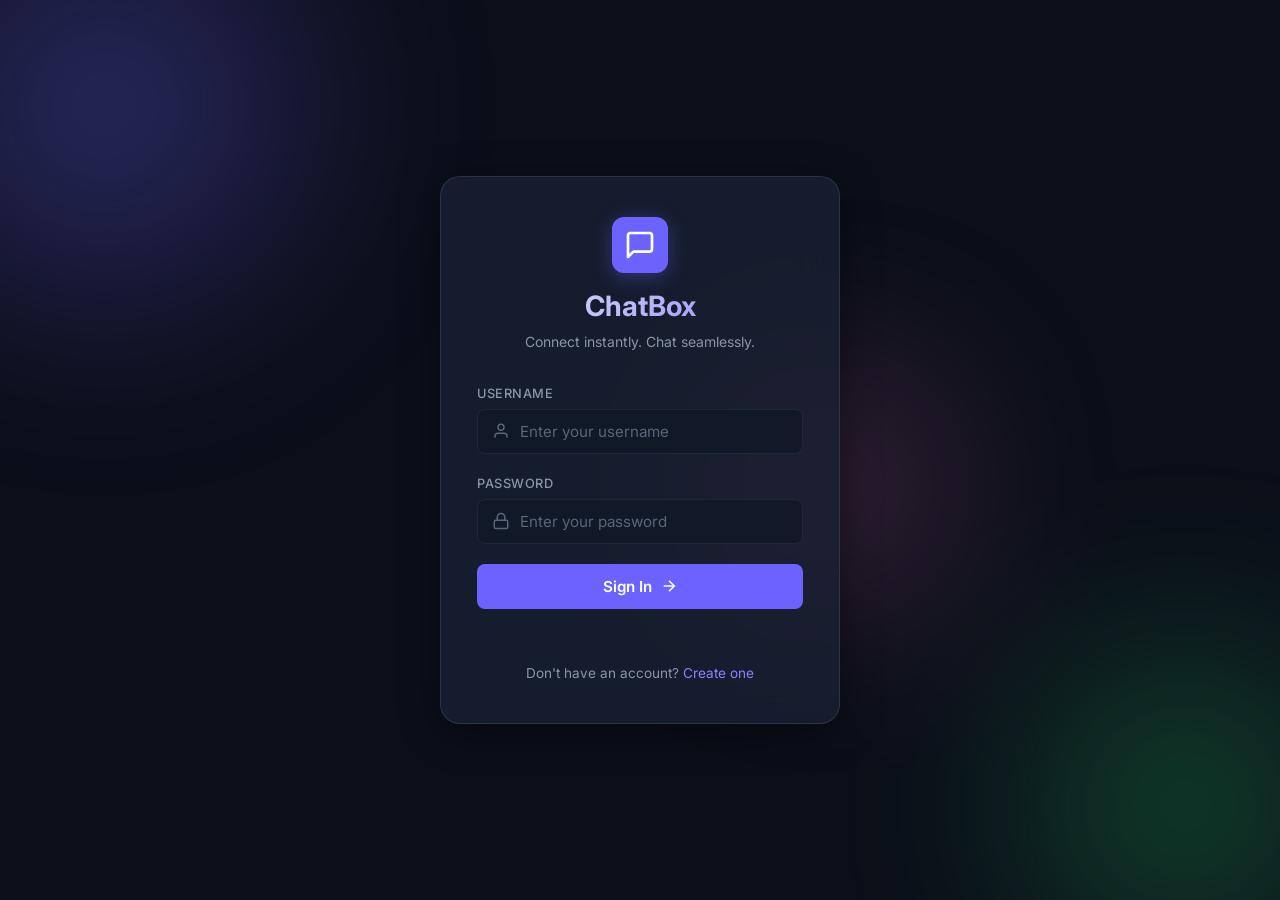
<file: frontend/index.html>
<!DOCTYPE html>
<html lang="en">

<head>
    <meta charset="UTF-8">
    <meta name="viewport" content="width=device-width, initial-scale=1.0">
    <title>ChatBox — Sign In</title>
    <meta name="description"
        content="ChatBox — A modern real-time messaging application. Sign in or create an account to start chatting.">
    <link rel="preconnect" href="https://fonts.googleapis.com">
    <link rel="preconnect" href="https://fonts.gstatic.com" crossorigin>
    <link href="https://fonts.googleapis.com/css2?family=Inter:wght@300;400;500;600;700&display=swap" rel="stylesheet">
    <link rel="stylesheet" href="styles.css">
</head>

<body class="auth-body">
    <div class="auth-bg">
        <div class="auth-bg-shape shape-1"></div>
        <div class="auth-bg-shape shape-2"></div>
        <div class="auth-bg-shape shape-3"></div>
    </div>

    <div class="auth-container" id="authContainer">
        <div class="auth-card">
            <div class="auth-logo">
                <div class="logo-icon">
                    <svg xmlns="http://www.w3.org/2000/svg" viewBox="0 0 24 24" fill="none" stroke="currentColor"
                        stroke-width="2" stroke-linecap="round" stroke-linejoin="round" width="32" height="32">
                        <path d="M21 15a2 2 0 0 1-2 2H7l-4 4V5a2 2 0 0 1 2-2h14a2 2 0 0 1 2 2z"></path>
                    </svg>
                </div>
                <h1>ChatBox</h1>
                <p class="auth-subtitle">Connect instantly. Chat seamlessly.</p>
            </div>


            <form id="loginForm" class="auth-form active">
                <div class="form-group">
                    <label for="loginUsername">Username</label>
                    <div class="input-wrapper">
                        <svg xmlns="http://www.w3.org/2000/svg" viewBox="0 0 24 24" fill="none" stroke="currentColor"
                            stroke-width="2" width="18" height="18">
                            <path d="M20 21v-2a4 4 0 0 0-4-4H8a4 4 0 0 0-4 4v2"></path>
                            <circle cx="12" cy="7" r="4"></circle>
                        </svg>
                        <input type="text" id="loginUsername" placeholder="Enter your username" required
                            autocomplete="username">
                    </div>
                </div>
                <div class="form-group">
                    <label for="loginPassword">Password</label>
                    <div class="input-wrapper">
                        <svg xmlns="http://www.w3.org/2000/svg" viewBox="0 0 24 24" fill="none" stroke="currentColor"
                            stroke-width="2" width="18" height="18">
                            <rect x="3" y="11" width="18" height="11" rx="2" ry="2"></rect>
                            <path d="M7 11V7a5 5 0 0 1 10 0v4"></path>
                        </svg>
                        <input type="password" id="loginPassword" placeholder="Enter your password" required
                            autocomplete="current-password">
                    </div>
                </div>
                <button type="submit" class="auth-btn" id="loginBtn">
                    <span>Sign In</span>
                    <svg xmlns="http://www.w3.org/2000/svg" viewBox="0 0 24 24" fill="none" stroke="currentColor"
                        stroke-width="2" width="18" height="18">
                        <line x1="5" y1="12" x2="19" y2="12"></line>
                        <polyline points="12 5 19 12 12 19"></polyline>
                    </svg>
                </button>
                <div id="loginError" class="auth-error"></div>
                <p class="auth-switch">
                    Don't have an account?
                    <a href="#" id="showRegister">Create one</a>
                </p>
            </form>


            <form id="registerForm" class="auth-form">
                <div class="form-group">
                    <label for="regUsername">Username</label>
                    <div class="input-wrapper">
                        <svg xmlns="http://www.w3.org/2000/svg" viewBox="0 0 24 24" fill="none" stroke="currentColor"
                            stroke-width="2" width="18" height="18">
                            <path d="M20 21v-2a4 4 0 0 0-4-4H8a4 4 0 0 0-4 4v2"></path>
                            <circle cx="12" cy="7" r="4"></circle>
                        </svg>
                        <input type="text" id="regUsername" placeholder="Choose a username" required>
                    </div>
                </div>
                <div class="form-group">
                    <label for="regEmail">Email</label>
                    <div class="input-wrapper">
                        <svg xmlns="http://www.w3.org/2000/svg" viewBox="0 0 24 24" fill="none" stroke="currentColor"
                            stroke-width="2" width="18" height="18">
                            <path d="M4 4h16c1.1 0 2 .9 2 2v12c0 1.1-.9 2-2 2H4c-1.1 0-2-.9-2-2V6c0-1.1.9-2 2-2z">
                            </path>
                            <polyline points="22,6 12,13 2,6"></polyline>
                        </svg>
                        <input type="email" id="regEmail" placeholder="Enter your email" required>
                    </div>
                </div>
                <div class="form-group">
                    <label for="regPassword">Password</label>
                    <div class="input-wrapper">
                        <svg xmlns="http://www.w3.org/2000/svg" viewBox="0 0 24 24" fill="none" stroke="currentColor"
                            stroke-width="2" width="18" height="18">
                            <rect x="3" y="11" width="18" height="11" rx="2" ry="2"></rect>
                            <path d="M7 11V7a5 5 0 0 1 10 0v4"></path>
                        </svg>
                        <input type="password" id="regPassword" placeholder="Create a password" required minlength="6">
                    </div>
                </div>
                <button type="submit" class="auth-btn" id="registerBtn">
                    <span>Create Account</span>
                    <svg xmlns="http://www.w3.org/2000/svg" viewBox="0 0 24 24" fill="none" stroke="currentColor"
                        stroke-width="2" width="18" height="18">
                        <line x1="5" y1="12" x2="19" y2="12"></line>
                        <polyline points="12 5 19 12 12 19"></polyline>
                    </svg>
                </button>
                <div id="registerError" class="auth-error"></div>
                <div id="registerSuccess" class="auth-success"></div>
                <p class="auth-switch">
                    Already have an account?
                    <a href="#" id="showLogin">Sign in</a>
                </p>
            </form>
        </div>
    </div>

    <script src="auth.js"></script>
</body>

</html>
</file>
<file: frontend/styles.css>
/* ============================================================
   ChatBox — Global Styles
   Modern dark theme with gradient accents and glassmorphism
   ============================================================ */

/* ---- Reset & Base ---- */
*, *::before, *::after {
    margin: 0;
    padding: 0;
    box-sizing: border-box;
}

:root {
    /* Core palette */
    --bg-primary:    #0b0f19;
    --bg-secondary:  #111827;
    --bg-surface:    #1a2235;
    --bg-hover:      #232d42;
    --bg-active:     #283550;

    /* Accent */
    --accent:        #6c63ff;
    --accent-light:  #8b83ff;
    --accent-glow:   rgba(108, 99, 255, .35);

    /* Text */
    --text-primary:  #e8eaf0;
    --text-secondary:#8b95a8;
    --text-muted:    #5a647a;

    /* Borders */
    --border:        rgba(255,255,255,.06);
    --border-light:  rgba(255,255,255,.1);

    /* Sent / Received messages */
    --msg-sent-bg:   linear-gradient(135deg, #6c63ff 0%, #5a4fcf 100%);
    --msg-recv-bg:   #1e2a3e;

    /* Online indicator */
    --online:        #22c55e;
    --offline:       #64748b;

    /* Shadows */
    --shadow-sm:     0 2px 8px rgba(0,0,0,.25);
    --shadow-md:     0 4px 20px rgba(0,0,0,.35);
    --shadow-lg:     0 8px 40px rgba(0,0,0,.45);

    /* Radius */
    --radius-sm:     8px;
    --radius-md:     12px;
    --radius-lg:     20px;
    --radius-full:   9999px;

    /* Transition */
    --transition:    .25s cubic-bezier(.4,0,.2,1);
}

html { font-size: 16px; }

body {
    font-family: 'Inter', system-ui, -apple-system, sans-serif;
    background: var(--bg-primary);
    color: var(--text-primary);
    line-height: 1.5;
    overflow: hidden;
    min-height: 100vh;
}

a { color: var(--accent-light); text-decoration: none; }
a:hover { text-decoration: underline; }

input, button { font-family: inherit; }

/* Spinner */
.spinner {
    width: 28px; height: 28px;
    border: 3px solid var(--border-light);
    border-top-color: var(--accent);
    border-radius: 50%;
    animation: spin .7s linear infinite;
}
@keyframes spin { to { transform: rotate(360deg); } }

/* ============================================================
   AUTH PAGES
   ============================================================ */
.auth-body {
    display: flex;
    align-items: center;
    justify-content: center;
    overflow: auto;
}

/* Animated background shapes */
.auth-bg {
    position: fixed; inset: 0; z-index: 0; overflow: hidden;
    pointer-events: none;
}
.auth-bg-shape {
    position: absolute;
    border-radius: 50%;
    filter: blur(100px);
    opacity: .4;
}
.shape-1 {
    width: 450px; height: 450px;
    background: radial-gradient(circle, #6c63ff, transparent);
    top: -120px; left: -120px;
    animation: float1 14s ease-in-out infinite;
}
.shape-2 {
    width: 350px; height: 350px;
    background: radial-gradient(circle, #22c55e, transparent);
    bottom: -80px; right: -80px;
    animation: float2 18s ease-in-out infinite;
}
.shape-3 {
    width: 250px; height: 250px;
    background: radial-gradient(circle, #f472b6, transparent);
    top: 40%; left: 55%;
    animation: float3 12s ease-in-out infinite;
}
@keyframes float1 { 0%,100%{transform:translate(0,0)} 50%{transform:translate(60px,80px)} }
@keyframes float2 { 0%,100%{transform:translate(0,0)} 50%{transform:translate(-50px,-70px)} }
@keyframes float3 { 0%,100%{transform:translate(0,0)} 50%{transform:translate(-40px,50px)} }

.auth-container {
    position: relative; z-index: 1;
    width: 100%; max-width: 440px;
    padding: 20px;
}

.auth-card {
    background: rgba(26, 34, 53, .75);
    backdrop-filter: blur(24px);
    -webkit-backdrop-filter: blur(24px);
    border: 1px solid var(--border-light);
    border-radius: var(--radius-lg);
    padding: 40px 36px;
    box-shadow: var(--shadow-lg);
    animation: cardIn .6s ease-out;
}
@keyframes cardIn {
    from { opacity:0; transform:translateY(24px) scale(.97); }
    to   { opacity:1; transform:translateY(0) scale(1);      }
}

.auth-logo { text-align: center; margin-bottom: 32px; }
.logo-icon {
    width: 56px; height: 56px;
    margin: 0 auto 12px;
    display: flex; align-items: center; justify-content: center;
    background: var(--accent);
    border-radius: var(--radius-md);
    color: #fff;
    box-shadow: 0 4px 20px var(--accent-glow);
}
.auth-logo h1 {
    font-size: 1.75rem; font-weight: 700;
    background: linear-gradient(135deg, #e8eaf0, var(--accent-light));
    -webkit-background-clip: text;
    -webkit-text-fill-color: transparent;
}
.auth-subtitle {
    color: var(--text-secondary);
    font-size: .875rem;
    margin-top: 4px;
}

/* Forms */
.auth-form { display: none; }
.auth-form.active { display: block; animation: fadeSlide .35s ease-out; }
@keyframes fadeSlide {
    from { opacity: 0; transform: translateX(16px); }
    to   { opacity: 1; transform: translateX(0);     }
}

.form-group { margin-bottom: 20px; }
.form-group label {
    display: block;
    font-size: .8rem;
    font-weight: 500;
    color: var(--text-secondary);
    margin-bottom: 6px;
    text-transform: uppercase;
    letter-spacing: .5px;
}

.input-wrapper {
    display: flex; align-items: center;
    background: var(--bg-secondary);
    border: 1px solid var(--border);
    border-radius: var(--radius-sm);
    padding: 0 14px;
    transition: border-color var(--transition), box-shadow var(--transition);
}
.input-wrapper:focus-within {
    border-color: var(--accent);
    box-shadow: 0 0 0 3px var(--accent-glow);
}
.input-wrapper svg {
    flex-shrink: 0;
    color: var(--text-muted);
    margin-right: 10px;
}
.input-wrapper input {
    flex: 1;
    background: none; border: none; outline: none;
    color: var(--text-primary);
    font-size: .95rem;
    padding: 12px 0;
}
.input-wrapper input::placeholder { color: var(--text-muted); }

.auth-btn {
    width: 100%;
    display: flex; align-items: center; justify-content: center; gap: 8px;
    background: var(--accent);
    color: #fff;
    border: none; border-radius: var(--radius-sm);
    padding: 13px 20px;
    font-size: .95rem; font-weight: 600;
    cursor: pointer;
    transition: background var(--transition), transform var(--transition), box-shadow var(--transition);
}
.auth-btn:hover {
    background: var(--accent-light);
    box-shadow: 0 4px 20px var(--accent-glow);
    transform: translateY(-1px);
}
.auth-btn:active { transform: translateY(0); }

.auth-error {
    color: #f87171;
    font-size: .85rem;
    text-align: center;
    margin-top: 14px;
    min-height: 20px;
}
.auth-success {
    color: var(--online);
    font-size: .85rem;
    text-align: center;
    margin-top: 8px;
    min-height: 20px;
}

.auth-switch {
    text-align: center;
    font-size: .85rem;
    color: var(--text-secondary);
    margin-top: 20px;
}

/* ============================================================
   CHAT PAGE LAYOUT
   ============================================================ */
.chat-body { overflow: hidden; }

.app-container {
    display: flex;
    height: 100vh;
    width: 100vw;
    background: var(--bg-primary);
}

/* ---- Sidebar ---- */
.sidebar {
    width: 340px;
    min-width: 280px;
    background: var(--bg-secondary);
    border-right: 1px solid var(--border);
    display: flex;
    flex-direction: column;
    transition: width var(--transition);
}

.sidebar-header {
    padding: 18px 20px;
    display: flex;
    align-items: center;
    justify-content: space-between;
    border-bottom: 1px solid var(--border);
    background: rgba(17, 24, 39, .85);
    backdrop-filter: blur(10px);
}
.sidebar-brand {
    display: flex; align-items: center; gap: 10px;
}
.logo-icon-sm {
    width: 36px; height: 36px;
    display: flex; align-items: center; justify-content: center;
    background: var(--accent);
    border-radius: var(--radius-sm);
    color: #fff;
}
.sidebar-brand h2 {
    font-size: 1.15rem; font-weight: 700;
    background: linear-gradient(135deg, #e8eaf0, var(--accent-light));
    -webkit-background-clip: text;
    -webkit-text-fill-color: transparent;
}
.sidebar-user-info {
    display: flex; align-items: center; gap: 10px;
}
.current-user-badge {
    font-size: .75rem;
    color: var(--accent-light);
    background: rgba(108, 99, 255, .15);
    padding: 4px 10px;
    border-radius: var(--radius-full);
    font-weight: 500;
}
.logout-btn {
    background: none; border: none;
    color: var(--text-muted);
    cursor: pointer;
    padding: 6px;
    border-radius: var(--radius-sm);
    transition: color var(--transition), background var(--transition);
}
.logout-btn:hover {
    color: #f87171;
    background: rgba(248, 113, 113, .1);
}

/* Search */
.sidebar-search {
    padding: 12px 16px;
    border-bottom: 1px solid var(--border);
}
.search-wrapper {
    display: flex; align-items: center;
    background: var(--bg-surface);
    border: 1px solid var(--border);
    border-radius: var(--radius-full);
    padding: 0 14px;
}
.search-wrapper svg {
    flex-shrink: 0;
    color: var(--text-muted);
    margin-right: 8px;
}
.search-wrapper input {
    flex: 1;
    background: none; border: none; outline: none;
    color: var(--text-primary);
    font-size: .875rem;
    padding: 10px 0;
}
.search-wrapper input::placeholder { color: var(--text-muted); }

/* User list */
.user-list {
    flex: 1;
    overflow-y: auto;
    padding: 8px 0;
}
.user-list::-webkit-scrollbar { width: 4px; }
.user-list::-webkit-scrollbar-thumb {
    background: var(--text-muted);
    border-radius: 10px;
}

.user-list-loading {
    display: flex; flex-direction: column;
    align-items: center; justify-content: center;
    gap: 12px; padding: 40px;
    color: var(--text-muted);
    font-size: .85rem;
}

.user-item {
    display: flex; align-items: center; gap: 12px;
    padding: 12px 20px;
    cursor: pointer;
    transition: background var(--transition);
    position: relative;
}
.user-item:hover { background: var(--bg-hover); }
.user-item.active { background: var(--bg-active); }
.user-item.active::before {
    content: '';
    position: absolute; left: 0; top: 10%; height: 80%;
    width: 3px;
    background: var(--accent);
    border-radius: 0 4px 4px 0;
}

.user-avatar {
    width: 44px; height: 44px;
    border-radius: 50%;
    display: flex; align-items: center; justify-content: center;
    font-weight: 600; font-size: 1rem;
    color: #fff;
    flex-shrink: 0;
    position: relative;
}
.user-avatar .avatar-letter {
    width: 100%; height: 100%;
    border-radius: 50%;
    display: flex; align-items: center; justify-content: center;
}
.user-avatar .online-dot {
    position: absolute; bottom: 0; right: 0;
    width: 12px; height: 12px;
    background: var(--online);
    border: 2.5px solid var(--bg-secondary);
    border-radius: 50%;
    transition: background var(--transition);
}
.user-avatar .online-dot.offline { background: var(--offline); }

.user-info { flex: 1; min-width: 0; }
.user-info .user-name {
    font-size: .9rem; font-weight: 500;
    color: var(--text-primary);
    white-space: nowrap;
    overflow: hidden;
    text-overflow: ellipsis;
}
.user-info .user-status {
    font-size: .75rem;
    color: var(--text-muted);
    margin-top: 2px;
}

/* ---- Chat Main ---- */
.chat-main {
    flex: 1;
    display: flex;
    flex-direction: column;
    min-width: 0;
    position: relative;
}

/* Empty state */
.chat-empty {
    flex: 1;
    display: flex; align-items: center; justify-content: center;
}
.chat-empty-content {
    text-align: center;
    animation: fadeIn .5s ease-out;
}
@keyframes fadeIn { from { opacity: 0; } to { opacity: 1; } }
.empty-icon {
    color: var(--text-muted);
    opacity: .25;
    margin-bottom: 20px;
}
.chat-empty-content h2 {
    font-size: 1.5rem;
    font-weight: 600;
    color: var(--text-secondary);
    margin-bottom: 8px;
}
.chat-empty-content p {
    color: var(--text-muted);
    font-size: .9rem;
}

/* Chat header */
.chat-header {
    display: flex; align-items: center; gap: 14px;
    padding: 14px 24px;
    background: rgba(17, 24, 39, .9);
    backdrop-filter: blur(10px);
    border-bottom: 1px solid var(--border);
    z-index: 10;
}
.back-btn {
    display: none;
    background: none; border: none;
    color: var(--text-secondary);
    cursor: pointer;
    padding: 4px;
    border-radius: var(--radius-sm);
    transition: color var(--transition);
}
.back-btn:hover { color: var(--text-primary); }

.chat-header-avatar {
    width: 40px; height: 40px;
    border-radius: 50%;
    background: var(--accent);
    display: flex; align-items: center; justify-content: center;
    font-weight: 600; font-size: .95rem; color: #fff;
    flex-shrink: 0;
}
.chat-header-info h3 {
    font-size: .95rem; font-weight: 600;
}
.user-status-text {
    font-size: .75rem;
    color: var(--text-muted);
}
.user-status-text.online { color: var(--online); }

/* Messages */
.chat-messages {
    flex: 1;
    overflow-y: auto;
    padding: 24px;
    display: flex;
    flex-direction: column;
    gap: 6px;
    background:
        radial-gradient(ellipse at 20% 80%, rgba(108,99,255,.04), transparent 50%),
        radial-gradient(ellipse at 80% 20%, rgba(34,197,94,.03), transparent 50%),
        var(--bg-primary);
}
.chat-messages::-webkit-scrollbar { width: 4px; }
.chat-messages::-webkit-scrollbar-thumb {
    background: var(--text-muted);
    border-radius: 10px;
}

.messages-loading {
    display: flex; align-items: center; justify-content: center;
    padding: 20px;
}

.message-row {
    display: flex;
    animation: msgIn .3s ease-out;
    max-width: 70%;
}
@keyframes msgIn {
    from { opacity: 0; transform: translateY(10px); }
    to   { opacity: 1; transform: translateY(0);    }
}
.message-row.sent { align-self: flex-end; }
.message-row.received { align-self: flex-start; }

.message-bubble {
    padding: 10px 16px;
    border-radius: var(--radius-md);
    position: relative;
    word-wrap: break-word;
    max-width: 100%;
}
.message-row.sent .message-bubble {
    background: var(--msg-sent-bg);
    color: #fff;
    border-bottom-right-radius: 4px;
    box-shadow: 0 2px 12px rgba(108,99,255,.2);
}
.message-row.received .message-bubble {
    background: var(--msg-recv-bg);
    color: var(--text-primary);
    border-bottom-left-radius: 4px;
    border: 1px solid var(--border);
}

.message-text {
    font-size: .9rem;
    line-height: 1.45;
}
.message-time {
    font-size: .65rem;
    margin-top: 4px;
    text-align: right;
    opacity: .6;
}

/* Date separator */
.date-separator {
    text-align: center;
    padding: 12px 0;
}
.date-separator span {
    background: var(--bg-surface);
    color: var(--text-muted);
    font-size: .7rem;
    padding: 4px 14px;
    border-radius: var(--radius-full);
    text-transform: uppercase;
    letter-spacing: .5px;
}

/* Chat input */
.chat-input-area {
    padding: 14px 24px;
    background: var(--bg-secondary);
    border-top: 1px solid var(--border);
}
.chat-input-wrapper {
    display: flex; align-items: center; gap: 10px;
    background: var(--bg-surface);
    border: 1px solid var(--border);
    border-radius: var(--radius-full);
    padding: 4px 4px 4px 20px;
    transition: border-color var(--transition), box-shadow var(--transition);
}
.chat-input-wrapper:focus-within {
    border-color: var(--accent);
    box-shadow: 0 0 0 3px var(--accent-glow);
}
.chat-input-wrapper input {
    flex: 1;
    background: none; border: none; outline: none;
    color: var(--text-primary);
    font-size: .9rem;
    padding: 10px 0;
}
.chat-input-wrapper input::placeholder { color: var(--text-muted); }

.send-btn {
    width: 42px; height: 42px;
    border-radius: 50%;
    border: none;
    background: var(--accent);
    color: #fff;
    display: flex; align-items: center; justify-content: center;
    cursor: pointer;
    flex-shrink: 0;
    transition: background var(--transition), transform var(--transition), box-shadow var(--transition);
}
.send-btn:hover {
    background: var(--accent-light);
    box-shadow: 0 4px 16px var(--accent-glow);
    transform: scale(1.05);
}
.send-btn:active { transform: scale(.95); }
.chat-active {
    display: flex;
    flex-direction: column;
    height: 100%;
    width: 100%;
}


/* ============================================================
   RESPONSIVE
   ============================================================ */
@media (max-width: 768px) {
    .sidebar { width: 100%; position: absolute; z-index: 20; height: 100%; }
    .chat-main { width: 100%; }
    .sidebar.hidden { display: none; }
    .back-btn { display: flex; }
}
</file>
